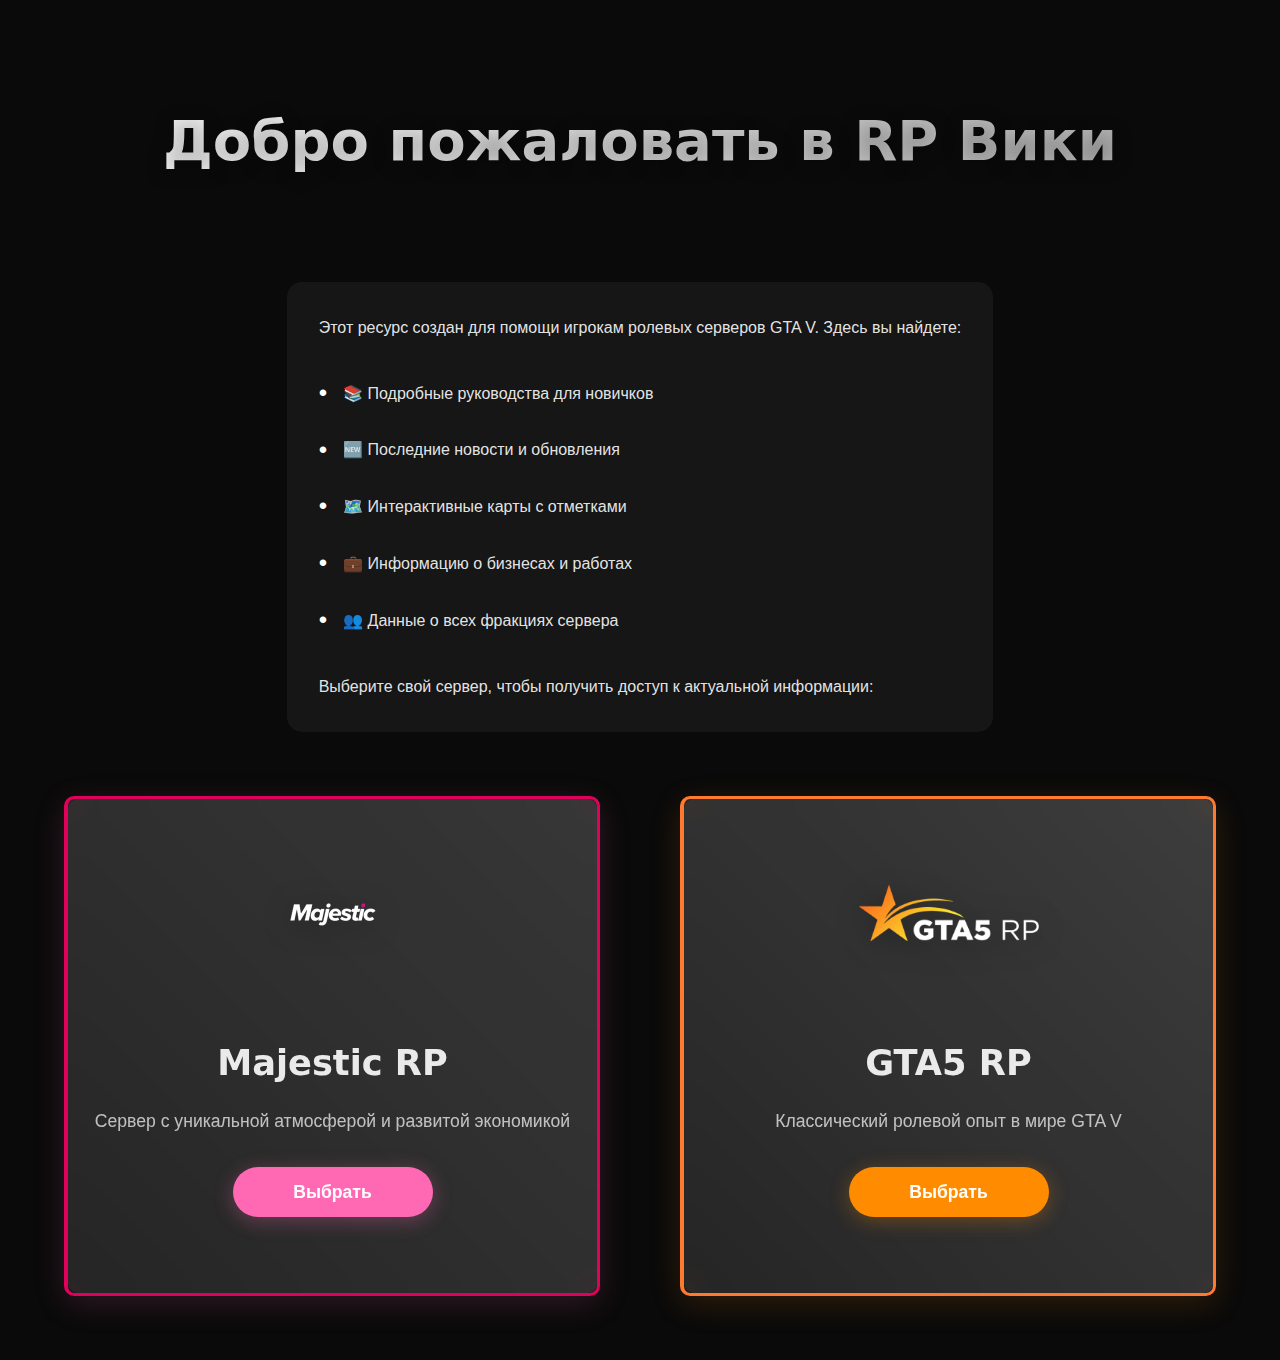
<file: index.html>
<!DOCTYPE html>
<html lang="ru">
<head>
    <meta charset="UTF-8">
    <title>RP Серверы Вики</title>
    <link rel="stylesheet" href="style.css">
    <link rel="stylesheet" href="majestic/majestic.css">
    <link rel="stylesheet" href="gta5rp/gta5rp.css">
</head>
<body>
    <div class="main-container">
        <h1 class="main-title">Добро пожаловать в RP Вики</h1>
        <div class="intro-text">
            <p>Этот ресурс создан для помощи игрокам ролевых серверов GTA V. Здесь вы найдете:</p>
            <ul>
                <li>📚 Подробные руководства для новичков</li>
                <li>🆕 Последние новости и обновления</li>
                <li>🗺️ Интерактивные карты с отметками</li>
                <li>💼 Информацию о бизнесах и работах</li>
                <li>👥 Данные о всех фракциях сервера</li>
            </ul>
            <p>Выберите свой сервер, чтобы получить доступ к актуальной информации:</p>
        </div>
        <div class="servers-container">
            <a href="majestic/majestic.html" class="server-card majestic">
                <img src="images/majestic_logo.png" alt="Majestic" class="server-logo" style="width: auto; ">
                <h2>Majestic RP</h2>
                <p>Сервер с уникальной атмосферой и развитой экономикой</p>
                <div class="server-button">Выбрать</div>
            </a>
            
            <a href="gta5rp/gta5rp.html" class="server-card gta5rp">
                <img src="images/main.webp" alt="GTA5RP" class="server-logo">
                <h2>GTA5 RP</h2>
                <p>Классический ролевой опыт в мире GTA V</p>
                <div class="server-button">Выбрать</div>
            </a>
        </div>
    </div>
    <script src="js/script.js"></script>
</body>
</html>
</file>
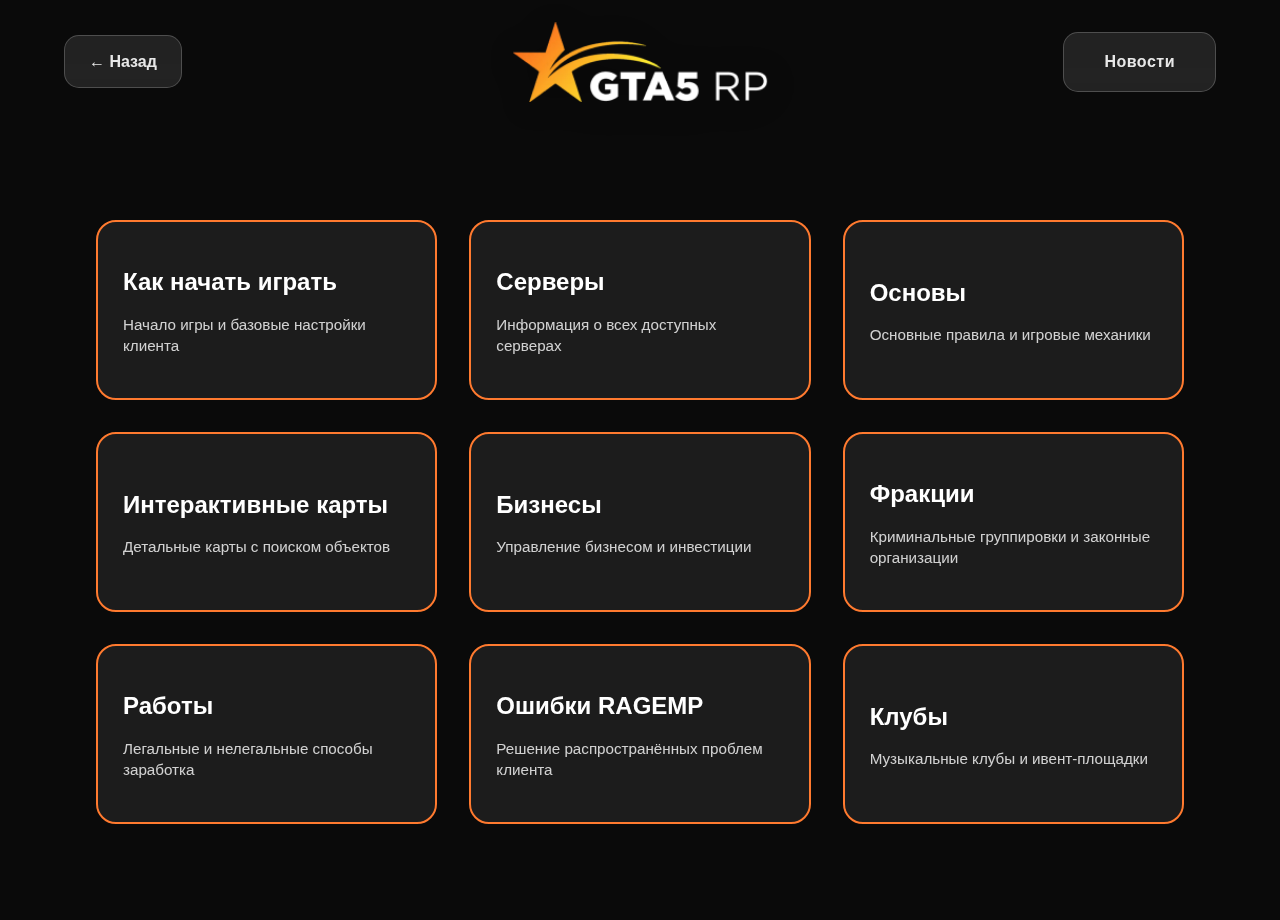
<file: gta5rp/gta5rp.html>
<!DOCTYPE html>
<html lang="ru">
<head>
    <meta charset="UTF-8">
    <title>GTA5 RP Wiki</title>
    <link rel="stylesheet" href="../style.css">
    <link rel="stylesheet" href="gta5rp.css">
</head>
<body>
    <header class="server-header">
        <a href="../index.html" class="back-button">← Назад</a>
        <img src="../images/main.webp" alt="GTA5RP" class="header-logo">
        <a href="news_gta5rp.html" class="news-tab">Новости</a>
    </header>
    
    <div class="content-container">
        <div class="tiles-container">
            <div class="content-container">
                <div class="tiles-container">
                    <a href="info/start.html" class="tile gta5rp-border">
                        <h3>Как начать играть</h3>
                        <p>Начало игры и базовые настройки клиента</p>
                    </a>
            
                    <a href="info/servers.html" class="tile gta5rp-border">
                        <h3>Серверы</h3>
                        <p>Информация о всех доступных серверах</p>
                    </a>
            
                    <a href="info/basics.html" class="tile gta5rp-border">
                        <h3>Основы</h3>
                        <p>Основные правила и игровые механики</p>
                    </a>
            
                    <a href="info/maps.html" class="tile gta5rp-border">
                        <h3>Интерактивные карты</h3>
                        <p>Детальные карты с поиском объектов</p>
                    </a>
            
                    <a href="info/business.html" class="tile gta5rp-border">
                        <h3>Бизнесы</h3>
                        <p>Управление бизнесом и инвестиции</p>
                    </a>
            
                    <a href="info/fractions.html" class="tile gta5rp-border">
                        <h3>Фракции</h3>
                        <p>Криминальные группировки и законные организации</p>
                    </a>
            
                    <a href="info/jobs.html" class="tile gta5rp-border">
                        <h3>Работы</h3>
                        <p>Легальные и нелегальные способы заработка</p>
                    </a>
            
                    <a href="info/ragemp-errors.html" class="tile gta5rp-border">
                        <h3>Ошибки RAGEMP</h3>
                        <p>Решение распространённых проблем клиента</p>
                    </a>
            
                    <a href="info/clubs.html" class="tile gta5rp-border">
                        <h3>Клубы</h3>
                        <p>Музыкальные клубы и ивент-площадки</p>
                    </a>
                </div>
            </div>
        </div>
    </div>
</div>
    </div>
    <script src="../js/script.js"></script>
</body>
</html>
</file>
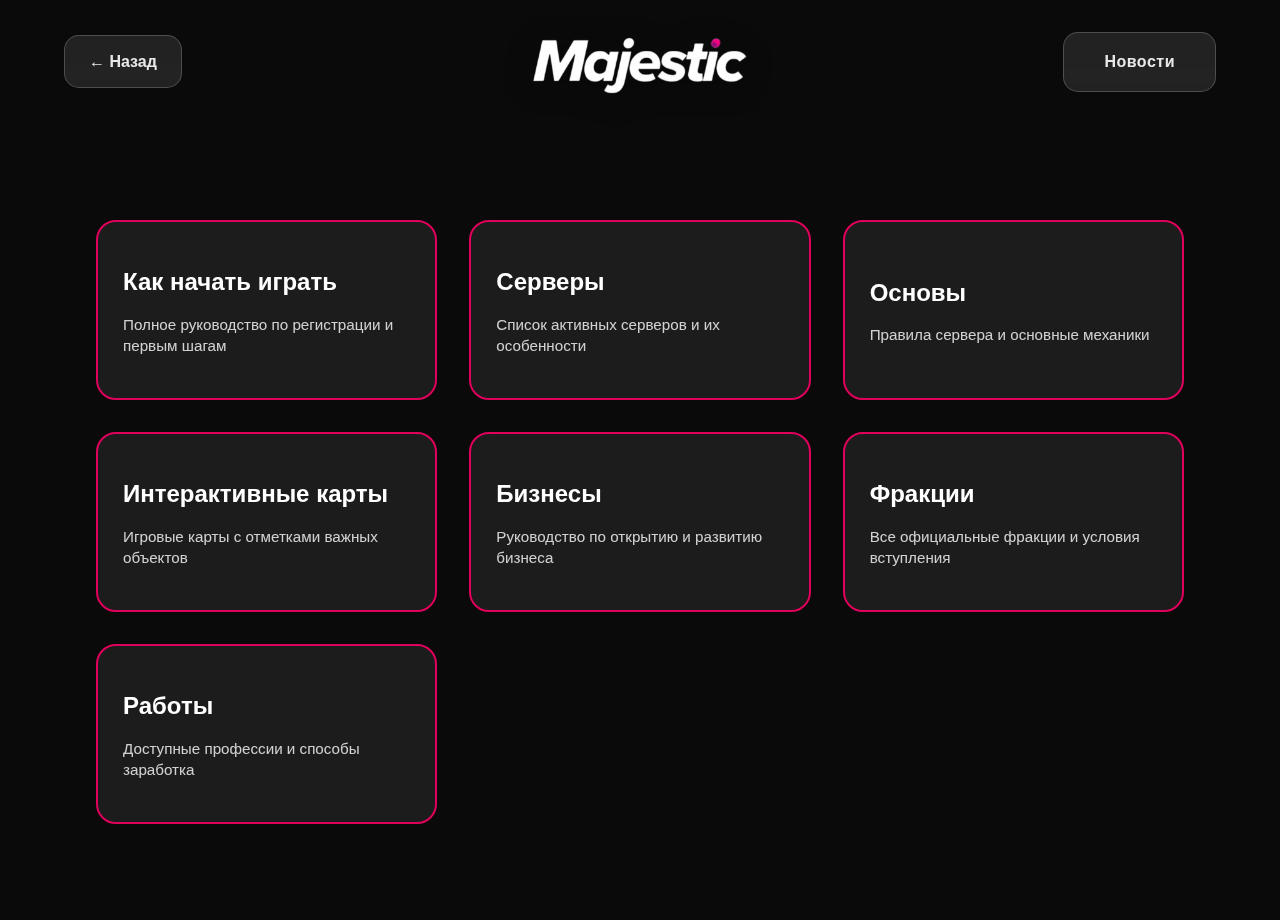
<file: majestic/majestic.html>
<!DOCTYPE html>
<html lang="ru">
<head>
    <meta charset="UTF-8">
    <title>Majestic RP Wiki</title>
    <link rel="stylesheet" href="../style.css">
    <link rel="stylesheet" href="majestic.css">
</head>
<body>
    <header class="server-header">
        <a href="../index.html" class="back-button">← Назад</a>
        <img src="../images/majestic_logo.png" alt="Majestic" class="header-logo" style="height: 450px;">
        <a href="news_majestic.html" class="news-tab">Новости</a>
    </header>
    
    <div class="content-container">
        <div class="tiles-container">
            <div class="content-container">
                <div class="tiles-container">
                    <a href="info/start.html" class="tile majestic-border">
                        <h3>Как начать играть</h3>
                        <p>Полное руководство по регистрации и первым шагам</p>
                    </a>
                    
                    <a href="info/servers.html" class="tile majestic-border">
                        <h3>Серверы</h3>
                        <p>Список активных серверов и их особенности</p>
                    </a>
            
                    <a href="info/basics.html" class="tile majestic-border">
                        <h3>Основы</h3>
                        <p>Правила сервера и основные механики</p>
                    </a>
            
                    <a href="info/maps.html" class="tile majestic-border">
                        <h3>Интерактивные карты</h3>
                        <p>Игровые карты с отметками важных объектов</p>
                    </a>
            
                    <a href="info/business.html" class="tile majestic-border">
                        <h3>Бизнесы</h3>
                        <p>Руководство по открытию и развитию бизнеса</p>
                    </a>
            
                    <a href="info/fractions.html" class="tile majestic-border">
                        <h3>Фракции</h3>
                        <p>Все официальные фракции и условия вступления</p>
                    </a>
            
                    <a href="info/jobs.html" class="tile majestic-border">
                        <h3>Работы</h3>
                        <p>Доступные профессии и способы заработка</p>
                    </a>
                </div>
            </div>
        </div>
    </div>
    <script src="../js/script.js"></script>
</body>
</html>
</file>
<file: style.css>
:root {
    --global-bg: #0a0a0a;
    --text-primary: rgba(255,255,255,0.9);
    --text-secondary: rgba(255,255,255,0.7);
    --font-heading: 'Inter', system-ui, -apple-system, sans-serif;
    --font-body: 'Open Sans', Arial, sans-serif;
}

* {
    margin: 0;
    padding: 0;
    box-sizing: border-box;
    scroll-behavior: smooth;
}

@import url('https://fonts.googleapis.com/css2?family=Inter:wght@400;600;700&family=Open+Sans:wght@400;600&display=swap');

body {
    background: var(--global-bg);
    color: var(--text-primary);
    font-family: var(--font-body);
    line-height: 1.6;
    overflow-x: hidden;
}

.main-container {
    max-width: 1400px;
    margin: 0 auto;
    padding: 2rem;
    min-height: 100vh;
    display: flex;
    flex-direction: column;
    justify-content: center;
}

.main-title {
    text-align: center;
    margin: 4rem 0;
    font-size: 3.5rem;
    font-family: var(--font-heading);
    text-shadow: 0 4px 20px rgba(0,0,0,0.3);
    background: linear-gradient(45deg, #fff, #aaa);
    -webkit-background-clip: text;
    -webkit-text-fill-color: transparent;
    animation: titleGlow 2s ease-in-out infinite alternate;
}

@keyframes titleGlow {
    from { text-shadow: 0 0 10px rgba(255,255,255,0.2); }
    to { text-shadow: 0 0 30px rgba(255,255,255,0.4); }
}

.servers-container {
    display: grid;
    grid-template-columns: repeat(auto-fit, minmax(400px, 1fr));
    gap: 3rem;
    padding: 2rem;
}

.server-card {
    position: relative;
    padding: 2.5rem;
    border-radius: 25px;
    overflow: hidden;
    transition: transform 0.4s cubic-bezier(0.215, 0.61, 0.355, 1);
    isolation: isolate;
}

.server-card::before {
    content: '';
    position: absolute;
    inset: 0;
    background: rgba(255,255,255,0.05);
    backdrop-filter: blur(15px);
    -webkit-backdrop-filter: blur(15px);
    border-radius: inherit;
    z-index: -1;
}

.server-card::after {
    content: '';
    position: absolute;
    inset: 0;
    background: linear-gradient(45deg, 
        transparent 0%,
        rgba(255,255,255,0.1) 50%,
        transparent 100%
    );
    opacity: 0;
    transition: opacity 0.3s ease;
}

.server-card:hover::after {
    opacity: 1;
}

.server-logo {
    width: 180px;
    height: 180px;
    object-fit: contain;
    margin: 0 auto 2rem;
    filter: drop-shadow(0 4px 15px rgba(0,0,0,0.3));
    transition: transform 0.3s ease;
}

.server-card:hover .server-logo {
    transform: rotate(5deg) scale(1.05);
}

.server-card h2 {
    font-size: 2.2rem;
    margin-bottom: 1rem;
    font-family: var(--font-heading);
    text-align: center;
}

.server-card p {
    color: var(--text-secondary);
    text-align: center;
    font-size: 1.1rem;
    margin-bottom: 2rem;
}

.server-button {
    display: inline-flex;
    align-items: center;
    justify-content: center;
    padding: 1rem 2.5rem;
    margin: 0 auto;
    font-size: 1.1rem;
    font-weight: 600;
    border-radius: 50px;
    text-decoration: none;
    transition: all 0.3s cubic-bezier(0.175, 0.885, 0.32, 1.275);
    position: relative;
    overflow: hidden;
    border: none;
    cursor: pointer;
}

.server-button::before {
    content: '';
    position: absolute;
    top: 0;
    left: -100%;
    width: 100%;
    height: 100%;
    background: linear-gradient(
        120deg,
        transparent,
        rgba(255,255,255,0.3),
        transparent
    );
    transition: left 0.6s;
}

.server-button:hover::before {
    left: 100%;
}

.tiles-container {
    display: grid;
    grid-template-columns: repeat(auto-fit, minmax(280px, 1fr));
    gap: 2rem;
    padding: 3rem;
}

.tile {
    position: relative;
    padding: 2.5rem 2rem;
    border-radius: 20px;
    cursor: pointer;
    transition: all 0.4s cubic-bezier(0.215, 0.61, 0.355, 1);
    backdrop-filter: blur(10px);
    -webkit-backdrop-filter: blur(10px);
    background: rgba(255,255,255,0.05);
    border: 1px solid rgba(255,255,255,0.1);
}

.tile:hover {
    background: rgba(255,255,255,0.1);
    transform: translateY(-5px);
}

.tile::after {
    content: '';
    position: absolute;
    inset: 0;
    border-radius: inherit;
    background: radial-gradient(
        400px circle at var(--x) var(--y),
        rgba(255,255,255,0.15),
        transparent 60%
    );
    opacity: 0;
    transition: opacity 0.3s;
}

.tile:hover::after {
    opacity: 1;
}

.server-header {
    display: flex;
    justify-content: space-between;
    align-items: center;
    padding: 2rem 4rem;
    position: relative;
}

.back-button {
    display: inline-flex;
    align-items: center;
    gap: 0.5rem;
    padding: 0.8rem 1.5rem;
    border-radius: 15px;
    font-weight: 600;
    transition: all 0.3s ease;
    backdrop-filter: blur(10px);
    -webkit-backdrop-filter: blur(10px);
    background: rgba(255,255,255,0.1);
    border: 1px solid rgba(255,255,255,0.2);
}

.back-button:hover {
    gap: 1rem;
    padding-right: 2rem;
}

.header-logo {
    height: 80px;
    position: absolute;
    left: 50%;
    transform: translateX(-50%);
    filter: drop-shadow(0 4px 15px rgba(0,0,0,0.3));
}

.news-tab {
    padding: 1rem 2.5rem;
    border-radius: 15px;
    font-weight: 600;
    letter-spacing: 0.5px;
    backdrop-filter: blur(10px);
    -webkit-backdrop-filter: blur(10px);
    background: rgba(255,255,255,0.1);
    border: 1px solid rgba(255,255,255,0.2);
}

@media (max-width: 768px) {
    .main-title {
        font-size: 2.5rem;
        margin: 2rem 0;
    }
    
    .servers-container {
        grid-template-columns: 1fr;
        padding: 1rem;
    }
    
    .server-header {
        padding: 1.5rem;
        flex-direction: column;
        gap: 1rem;
    }
    
    .header-logo {
        position: static;
        transform: none;
        margin: 1rem 0;
    }
}

.server-card {
    display: flex;
    flex-direction: column;
    height: 100%;
    min-height: 500px;
}

.button-container {
    margin-top: auto;
    width: 100%;
    padding: 20px;
    display: flex;
    justify-content: center;
}

.server-button {
    display: inline-flex;
    width: 200px;
    height: 50px;
    align-items: center;
    justify-content: center;
    text-decoration: none;
    font-size: 1.1rem;
    font-weight: 600;
    border-radius: 25px;
    transition: all 0.3s ease;
    position: relative;
    overflow: hidden;
    z-index: 1;
}

.server-button::after {
    content: '';
    position: absolute;
    top: 0;
    left: -100%;
    width: 100%;
    height: 100%;
    background: linear-gradient(
        120deg,
        transparent,
        rgba(255, 255, 255, 0.3),
        transparent
    );
    transition: 0.6s;
    z-index: -1;
}

.server-button:hover::after {
    left: 100%;
}


a {
    color: inherit;
    text-decoration: none;
}

.servers-container {
    display: grid;
    grid-template-columns: repeat(auto-fit, minmax(400px, 1fr));
    gap: 5rem; 
    padding: 2rem;
}

.server-card {
    display: flex;
    flex-direction: column;
    align-items: center;
    padding: 2rem;
    border-radius: 25px;
    text-decoration: none;
    transition: transform 0.3s ease;
    border: 3px solid; 
}

.tiles-container {
    display: grid;
    grid-template-columns: repeat(auto-fit, minmax(280px, 1fr));
    gap: 2rem;
    padding: 3rem;
}

.tile {
    display: block;
    text-decoration: none;
    padding: 2rem;
    border-radius: 20px;
    transition: all 0.3s ease;
    border: 2px solid; 
}

.tile {
    padding: 25px;
    min-height: 180px;
    display: flex;
    flex-direction: column;
    justify-content: center;
    background: rgba(30, 30, 30, 0.9);
    transition: transform 0.3s ease, box-shadow 0.3s ease;
}

.tile h3 {
    color: #fff;
    font-size: 1.5rem;
    margin-bottom: 12px;
}

.tile p {
    color: rgba(255,255,255,0.8);
    font-size: 0.95rem;
    line-height: 1.4;
}

.majestic-border {
    border: 2px solid rgb(224, 1, 91);
}

.majestic-border:hover {
    transform: translateY(-5px);
    box-shadow: 0 0 15px rgba(224, 1, 91, 0.4);
}

.gta5rp-border {
    border: 2px solid rgb(255, 122, 47);
}

.gta5rp-border:hover {
    transform: translateY(-5px);
    box-shadow: 0 0 15px rgba(255, 122, 47, 0.4);
}

.intro-text {
    max-width: 800px;
    margin: 2rem auto;
    padding: 2rem;
    background: rgba(255,255,255,0.05);
    border-radius: 15px;
    line-height: 1.7;
}

.intro-text ul {
    margin: 1.5rem 0;
    list-style: none;
}

.intro-text li {
    padding: 0.5rem 0;
    display: flex;
    align-items: center;
    gap: 1rem;
}

.intro-text li::before {
    content: "•";
    color: #ffffff;
    font-size: 1.5rem;
}

/* Руководства */
.steps {
    display: flex;
    flex-direction: column;
    counter-reset: step-counter;
}

.step-number::before {
    counter-increment: step-counter;
    content: counter(step-counter);
}

.settings-grid {
    display: grid;
    grid-template-columns: repeat(auto-fit, minmax(250px, 1fr));
    gap: 1.5rem;
}

.setting-card {
    background: rgba(255,255,255,0.05);
    padding: 1.5rem;
    border-radius: 10px;
}

.recommended-settings {
    list-style: none;
    padding-left: 0;
}

.recommended-settings li {
    padding: 0.5rem 0;
    border-bottom: 1px solid rgba(255,255,255,0.1);
}


@media (max-width: 768px) {
    .step {
        flex-direction: column;
        align-items: start;
    }
    
    .guide-section {
        padding: 1.5rem;
    }
}

.step {
    display: block;
    margin-bottom: 2.5rem;
}

.step-number {
    width: 40px;
    height: 40px;
    margin-bottom: 1rem;
}

.step-content {
    padding-left: 0;
}

.server-list {
    display: grid;
    gap: 1.5rem;
}

.server-card {
    background: rgba(255,255,255,0.05);
    padding: 1.5rem;
    border-radius: 10px;
    border-left: 4px solid;
}

.rules-list {
    display: grid;
    grid-template-columns: repeat(auto-fit, minmax(250px, 1fr));
    gap: 1.5rem;
}

.rule-card {
    background: rgba(255,255,255,0.03);
    padding: 1.5rem;
    border-radius: 8px;
}
</file>
<file: majestic/majestic.css>
.server-card.majestic {
    box-shadow: 0 8px 32px rgba(255,105,180,0.15);
}

.server-card.majestic .server-button {
    background: linear-gradient(135deg, #ff69b4, #ff1493);
    color: white;
    box-shadow: 0 4px 20px rgba(255,105,180,0.3);
}

.server-card.majestic:hover {
    transform: translateY(-5px) rotateZ(1deg);
}

.tile.majestic-effect:hover {
    box-shadow: 0 8px 32px rgba(255,105,180,0.2);
}

.back-button.majestic:hover {
    background: rgba(255,105,180,0.2);
}

.news-tab.majestic {
    background: linear-gradient(135deg, rgba(255,105,180,0.2), rgba(255,20,147,0.2));
}

.server-card.majestic .server-button {
    background: #ff69b4;
    color: white;
    box-shadow: 0 4px 20px rgba(255, 105, 180, 0.3);
}

.server-card.majestic .server-button:hover {
    background: #ff1493;
    transform: translateY(-2px);
}

.server-card.majestic {
    border-color: rgb(224, 1, 91);
    background: linear-gradient(45deg, #1a1a1a, #2d2d2d);
}

.tile.majestic-border {
    border-color: rgb(224, 1, 91);
}

.server-card.majestic:hover {
    transform: translateY(-10px) scale(1.02);
    box-shadow: 0 10px 30px rgba(224, 1, 91, 0.3);
}

.tile.majestic-border:hover {
    transform: translateY(-5px);
    box-shadow: 0 5px 15px rgba(224, 1, 91, 0.2);
}


.news-grid {
    max-width: 800px;
    margin: 0 auto;
    padding: 2rem;
}

.news-article {
    background: rgba(30, 30, 30, 0.95);
    border-radius: 15px;
    padding: 2rem;
    margin-bottom: 3rem;
    box-shadow: 0 8px 30px rgba(224, 1, 91, 0.1);
}

.news-meta {
    display: flex;
    justify-content: space-between;
    margin-bottom: 1.5rem;
    color: rgba(255,255,255,0.7);
}

.news-title {
    font-size: 2rem;
    color: #ff69b4;
    margin-bottom: 1.5rem;
}

.news-content {
    line-height: 1.7;
    font-size: 1.1rem;
}

.news-image {
    width: 100%;
    border-radius: 10px;
    margin: 1.5rem 0;
}

.news-list {
    padding-left: 2rem;
    margin: 1.5rem 0;
}

.news-highlight {
    background: rgba(255,105,180,0.1);
    padding: 1.5rem;
    border-radius: 10px;
    margin: 1.5rem 0;
}


/* Стили руководства */
.guide-container {
    max-width: 800px;
    margin: 2rem auto;
    padding: 0 1rem;
}

.guide-title {
    text-align: center;
    margin-bottom: 3rem;
    color: #ff69b4;
    text-shadow: 0 2px 10px rgba(255,105,180,0.3);
}

.guide-section {
    background: rgba(30,30,30,0.95);
    border-radius: 15px;
    padding: 2rem;
    margin-bottom: 2rem;
}

.step {
    display: flex;
    gap: 1.5rem;
    margin-bottom: 2rem;
}

.step-number {
    width: 40px;
    height: 40px;
    background: #ff69b4;
    border-radius: 50%;
    display: flex;
    align-items: center;
    justify-content: center;
    font-weight: bold;
}

.system-requirements {
    background: rgba(255,105,180,0.1);
    padding: 1.5rem;
    border-radius: 10px;
    margin-top: 1rem;
}

.majestic-link {
    color: #ff69b4;
    text-decoration: underline;
    transition: opacity 0.3s;
}

.majestic-link:hover {
    opacity: 0.8;
}

.server-card {
    border-color: #ff69b4;
}

.rule-card {
    border: 1px solid rgba(255,105,180,0.2);
}
</file>
<file: gta5rp/gta5rp.css>
.server-card.gta5rp {
    box-shadow: 0 8px 32px rgba(255,140,0,0.15);
}

.server-card.gta5rp .server-button {
    background: linear-gradient(135deg, #ff8c00, #ff6b00);
    color: white;
    box-shadow: 0 4px 20px rgba(255,140,0,0.3);
}

.server-card.gta5rp:hover {
    transform: translateY(-5px) rotateZ(-1deg);
}

.tile.gta5rp-effect:hover {
    box-shadow: 0 8px 32px rgba(255,140,0,0.2);
}

.back-button.gta5rp:hover {
    background: rgba(255,140,0,0.2);
}

.news-tab.gta5rp {
    background: linear-gradient(135deg, rgba(255,140,0,0.2), rgba(255,107,0,0.2));
}

.server-card.gta5rp .server-button {
    background: #ff8c00;
    color: white;
    box-shadow: 0 4px 20px rgba(255, 140, 0, 0.3);
}

.server-card.gta5rp .server-button:hover {
    background: #ff6b00;
    transform: translateY(-2px);
}

.server-card.gta5rp {
    border-color: rgb(255, 122, 47);
    background: linear-gradient(45deg, #1a1a1a, #333);
}

.tile.gta5rp-border {
    border-color: rgb(255, 122, 47);
}

.server-card.gta5rp:hover {
    transform: translateY(-10px) scale(1.02);
    box-shadow: 0 10px 30px rgba(255, 122, 47, 0.3);
}

.tile.gta5rp-border:hover {
    transform: translateY(-5px);
    box-shadow: 0 5px 15px rgba(255, 122, 47, 0.2);
}


.news-grid {
    max-width: 800px;
    margin: 0 auto;
    padding: 2rem;
}

.news-article {
    background: rgba(29, 29, 29, 0.95);
    border-radius: 15px;
    padding: 2rem;
    margin-bottom: 3rem;
    box-shadow: 0 4px 20px rgba(255, 122, 47, 0.1);
}

.news-meta {
    display: flex;
    justify-content: space-between;
    margin-bottom: 1.5rem;
    color: rgba(255,255,255,0.7);
}

.news-title {
    font-size: 2rem;
    color: #ff8c00;
    margin-bottom: 1.5rem;
}

.news-content {
    line-height: 1.7;
    font-size: 1.1rem;
}

.news-image {
    width: 100%;
    border-radius: 10px;
    margin: 1.5rem 0;
}

.news-list {
    padding-left: 2rem;
    margin: 1.5rem 0;
}

.news-highlight {
    background: rgba(255, 122, 47, 0.1);
    padding: 1.5rem;
    border-radius: 10px;
    margin: 1.5rem 0;
}


/* Стили руководства */
.guide-container {
    max-width: 800px;
    margin: 2rem auto;
    padding: 0 1rem;
}
.guide-title {
    text-align: center;
    margin-bottom: 3rem;
    color: #ff8c00;
    text-shadow: 0 2px 10px rgba(255,140,0,0.3);
}

.guide-section {
    background: rgba(40,40,40,0.95);
    border-radius: 15px;
    padding: 2rem;
    margin-bottom: 2rem;
}

.step {
    display: flex;
    gap: 1.5rem;
    margin-bottom: 2rem;
}

.step-number {   
    width: 40px;
    height: 40px;
    background: #ff8c00;
    border-radius: 50%;
    display: flex;
    align-items: center;
    justify-content: center;
    font-weight: bold;
}

.gta5rp-link {
    color: #ff8c00;
    text-decoration: underline;
    transition: opacity 0.3s;
}

.system-requirements {
    background: rgba(255,140,0,0.1);
    padding: 1.5rem;
    border-radius: 10px;
    margin-top: 1rem;
}

.gat5rp-link {
    color: #ff8c00;
    text-decoration: underline;
    transition: opacity 0.3s;
}

.majestic-link:hover {
    opacity: 0.8;
}


.server-card {
    border-color: #ff8c00;
}

.rule-card {
    border: 1px solid rgba(255,140,0,0.2);
}
</file>
